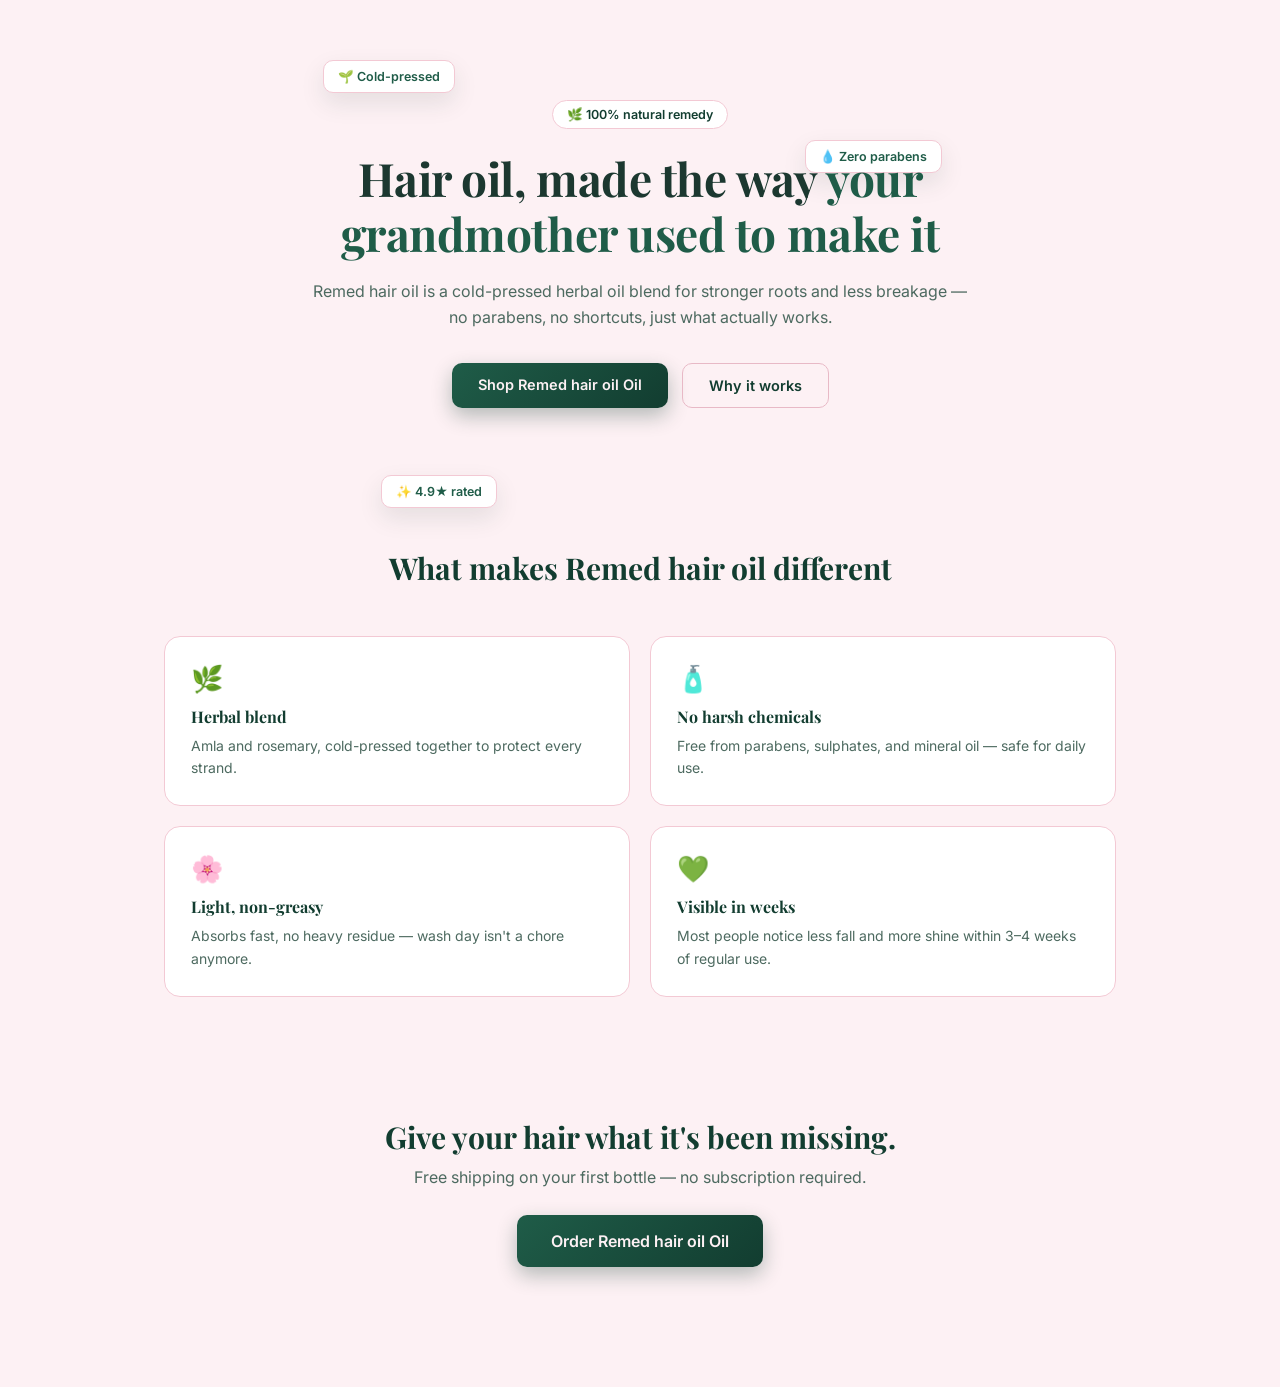
<file: index.html>
<!DOCTYPE html>
<html lang="en">
<head>
<meta charset="UTF-8">
<meta name="viewport" content="width=device-width, initial-scale=1.0">
<title>Remed hair oil — Animated Landing Page</title>
<link rel="preconnect" href="https://fonts.googleapis.com">
<link href="https://fonts.googleapis.com/css2?family=Playfair+Display:wght@600;700&family=Inter:wght@400;500;600&display=swap" rel="stylesheet">
<link rel="stylesheet" href="style.css">
</head>
<body>

<!-- ===================== HERO ===================== -->
<section class="hero">
  <div class="hero__badge">🌿 100% natural remedy</div>
  <h1 class="hero__title">Hair oil, made the way <span>your grandmother used to make it</span></h1>
  <p class="hero__subtitle">
    Remed hair oil is a cold-pressed herbal oil blend for stronger roots and
    less breakage — no parabens, no shortcuts, just what actually works.
  </p>
  <div class="hero__actions">
    <a href="#cta" class="btn btn--primary">Shop Remed hair oil Oil</a>
    <a href="#features" class="btn btn--ghost">Why it works</a>
  </div>

  <div class="hero__float" aria-hidden="true">
    <div class="float-card float-card--1">🌱 Cold-pressed</div>
    <div class="float-card float-card--2">💧 Zero parabens</div>
    <div class="float-card float-card--3">✨ 4.9★ rated</div>
  </div>
</section>

<!-- ===================== FEATURES ===================== -->
<section class="features" id="features">
  <h2 class="section-title">What makes Remed hair oil different</h2>

  <div class="features__grid">
    <article class="feature-card reveal">
      <div class="feature-card__icon">🌿</div>
      <h3>Herbal blend</h3>
      <p>Amla and rosemary, cold-pressed together to protect every strand.</p>
    </article>

    <article class="feature-card reveal">
      <div class="feature-card__icon">🧴</div>
      <h3>No harsh chemicals</h3>
      <p>Free from parabens, sulphates, and mineral oil — safe for daily use.</p>
    </article>

    <article class="feature-card reveal">
      <div class="feature-card__icon">🌸</div>
      <h3>Light, non-greasy</h3>
      <p>Absorbs fast, no heavy residue — wash day isn't a chore anymore.</p>
    </article>

    <article class="feature-card reveal">
      <div class="feature-card__icon">💚</div>
      <h3>Visible in weeks</h3>
      <p>Most people notice less fall and more shine within 3–4 weeks of regular use.</p>
    </article>
  </div>
</section>

<!-- ===================== CTA ===================== -->
<section class="cta" id="cta">
  <h2>Give your hair what it's been missing.</h2>
  <p>Free shipping on your first bottle — no subscription required.</p>
  <a href="#" class="btn btn--primary btn--large">Order Remed hair oil Oil</a>
</section>

<script src="script.js"></script>
</body>
</html>
</file>
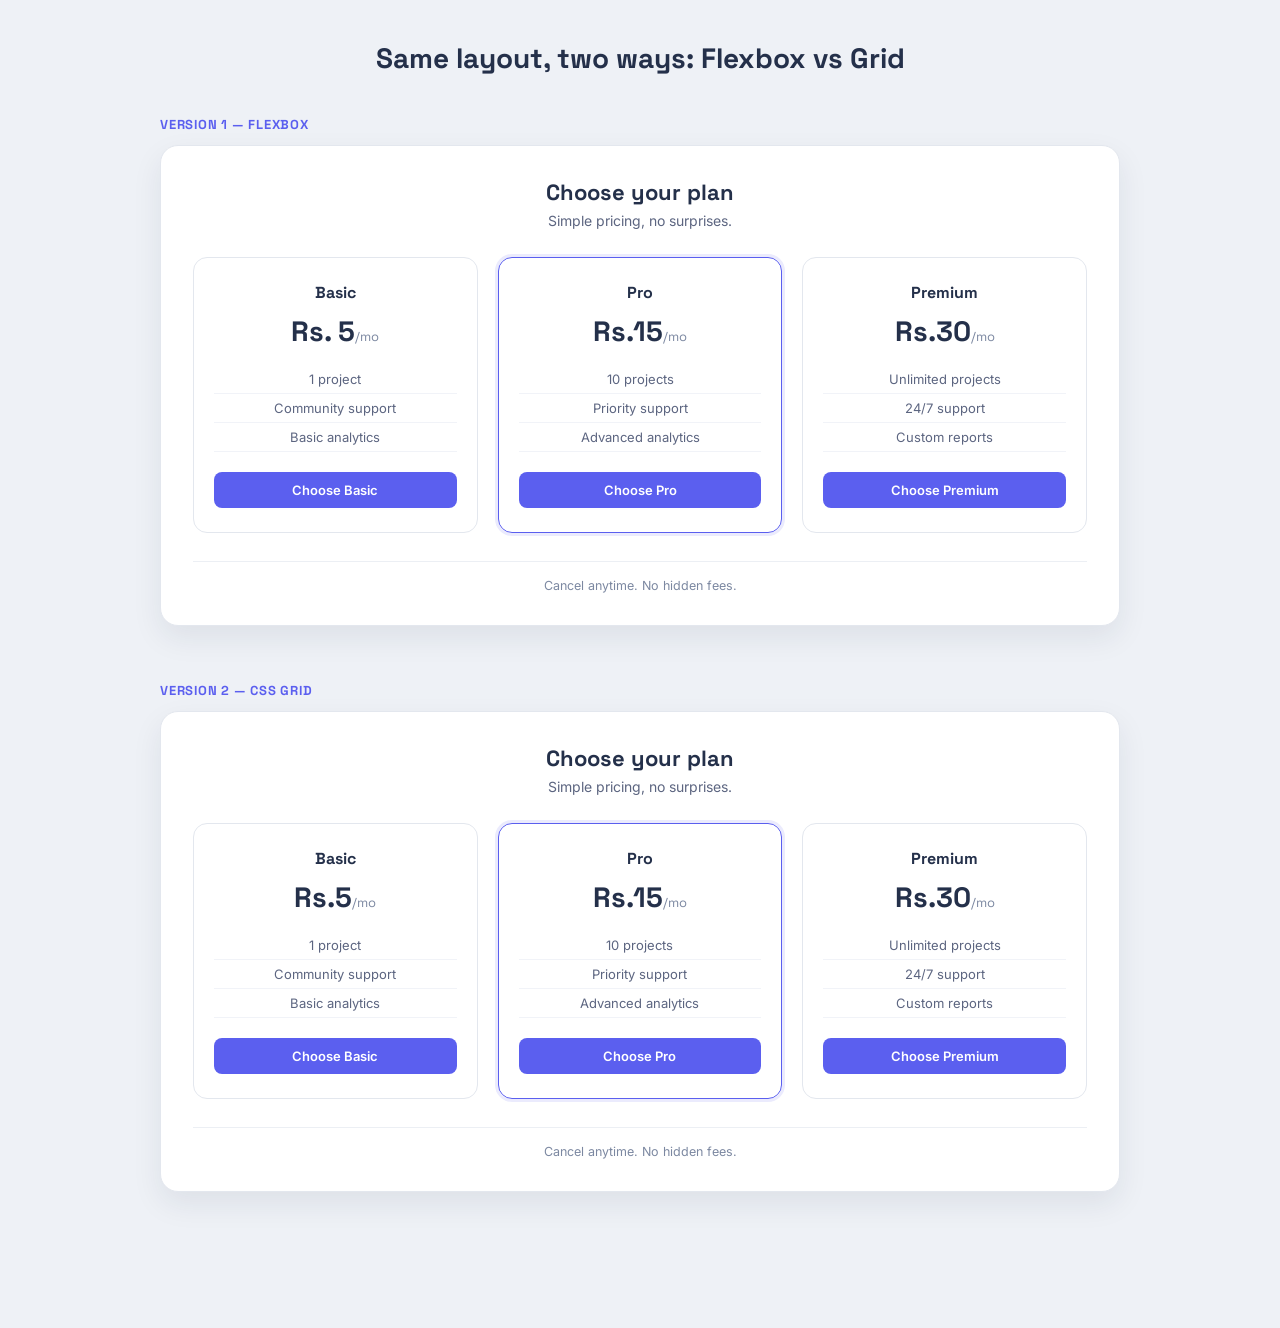
<file: task-2-flexbox-grid/index.html>
<!DOCTYPE html>
<html lang="en">
<head>
<meta charset="UTF-8">
<meta name="viewport" content="width=device-width, initial-scale=1.0">
<title>Flexbox vs Grid — Pricing Playground</title>
<link rel="preconnect" href="https://fonts.googleapis.com">
<link href="https://fonts.googleapis.com/css2?family=Space+Grotesk:wght@600;700&family=Inter:wght@400;500;600&display=swap" rel="stylesheet">
<link rel="stylesheet" href="style.css">
</head>
<body>

<h1 class="page-title">Same layout, two ways: Flexbox vs Grid</h1>

<!-- ===================== FLEXBOX VERSION ===================== -->
<section class="demo">
  <p class="demo__label">Version 1 — Flexbox</p>

  <div class="pricing pricing--flex">
    <header class="pricing__header">
      <h2>Choose your plan</h2>
      <p>Simple pricing, no surprises.</p>
    </header>

    <div class="pricing__row pricing__row--flex">
      <article class="plan">
        <h3>Basic</h3>
        <p class="plan__price">Rs. 5<span>/mo</span></p>
        <ul>
          <li>1 project</li>
          <li>Community support</li>
          <li>Basic analytics</li>
        </ul>
        <a class="plan__btn" href="#">Choose Basic</a>
      </article>

      <article class="plan plan--highlight">
        <h3>Pro</h3>
        <p class="plan__price">Rs.15<span>/mo</span></p>
        <ul>
          <li>10 projects</li>
          <li>Priority support</li>
          <li>Advanced analytics</li>
        </ul>
        <a class="plan__btn" href="#">Choose Pro</a>
      </article>

      <article class="plan">
        <h3>Premium</h3>
        <p class="plan__price">Rs.30<span>/mo</span></p>
        <ul>
          <li>Unlimited projects</li>
          <li>24/7 support</li>
          <li>Custom reports</li>
        </ul>
        <a class="plan__btn" href="#">Choose Premium</a>
      </article>
    </div>

    <footer class="pricing__footer">
      <p>Cancel anytime. No hidden fees.</p>
    </footer>
  </div>
</section>

<!-- ===================== GRID VERSION ===================== -->
<section class="demo">
  <p class="demo__label">Version 2 — CSS Grid</p>

  <div class="pricing pricing--grid">
    <header class="pricing__header">
      <h2>Choose your plan</h2>
      <p>Simple pricing, no surprises.</p>
    </header>

    <div class="pricing__row pricing__row--grid">
      <article class="plan">
        <h3>Basic</h3>
        <p class="plan__price">Rs.5<span>/mo</span></p>
        <ul>
          <li>1 project</li>
          <li>Community support</li>
          <li>Basic analytics</li>
        </ul>
        <a class="plan__btn" href="#">Choose Basic</a>
      </article>

      <article class="plan plan--highlight">
        <h3>Pro</h3>
        <p class="plan__price">Rs.15<span>/mo</span></p>
        <ul>
          <li>10 projects</li>
          <li>Priority support</li>
          <li>Advanced analytics</li>
        </ul>
        <a class="plan__btn" href="#">Choose Pro</a>
      </article>

      <article class="plan">
        <h3>Premium</h3>
        <p class="plan__price">Rs.30<span>/mo</span></p>
        <ul>
          <li>Unlimited projects</li>
          <li>24/7 support</li>
          <li>Custom reports</li>
        </ul>
        <a class="plan__btn" href="#">Choose Premium</a>
      </article>
    </div>

    <footer class="pricing__footer">
      <p>Cancel anytime. No hidden fees.</p>
    </footer>
  </div>
</section>

</body>
</html>
</file>
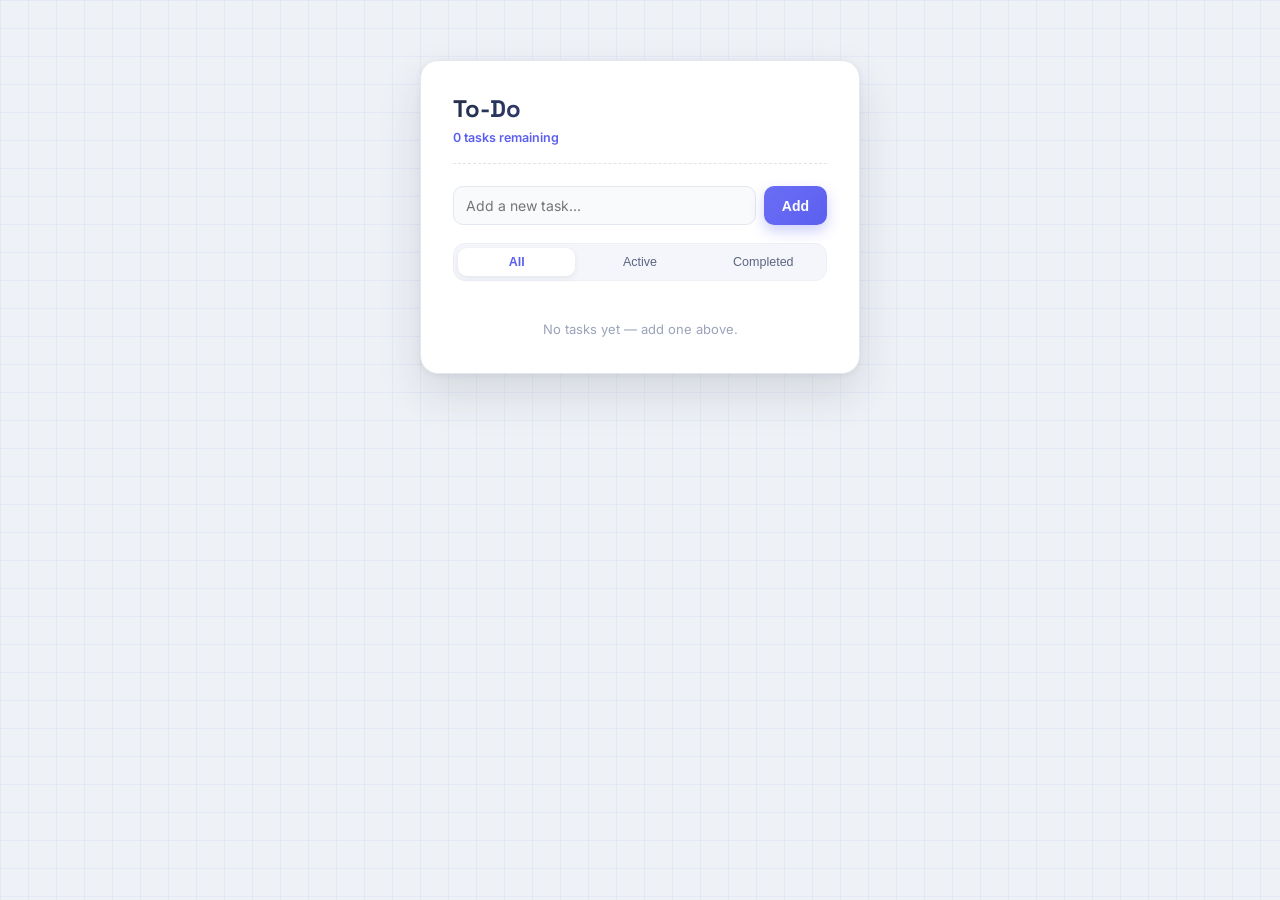
<file: task-3/index.html>
<!DOCTYPE html>
<html lang="en">
<head>
<meta charset="UTF-8">
<meta name="viewport" content="width=device-width, initial-scale=1.0">
<title>To-Do List — DOM Manipulation</title>
<link rel="preconnect" href="https://fonts.googleapis.com">
<link href="https://fonts.googleapis.com/css2?family=Space+Grotesk:wght@600;700&family=Inter:wght@400;500;600&display=swap" rel="stylesheet">
<link rel="stylesheet" href="style.css">
</head>
<body>

<main class="app">

  <header class="app__header">
    <h1>To-Do</h1>
    <p id="counter" class="app__counter">0 tasks remaining</p>
  </header>

  <form id="task-form" class="task-form">
    <input
      type="text"
      id="task-input"
      class="task-form__input"
      placeholder="Add a new task..."
      autocomplete="off"
    >
    <button type="submit" class="task-form__btn">Add</button>
  </form>

  <div class="filters" id="filters">
    <button class="filter-btn is-active" data-filter="all">All</button>
    <button class="filter-btn" data-filter="active">Active</button>
    <button class="filter-btn" data-filter="completed">Completed</button>
  </div>

  <ul id="task-list" class="task-list"></ul>

  <p id="empty-state" class="empty-state">No tasks yet — add one above.</p>

</main>

<script src="script.js"></script>
</body>
</html>
</file>
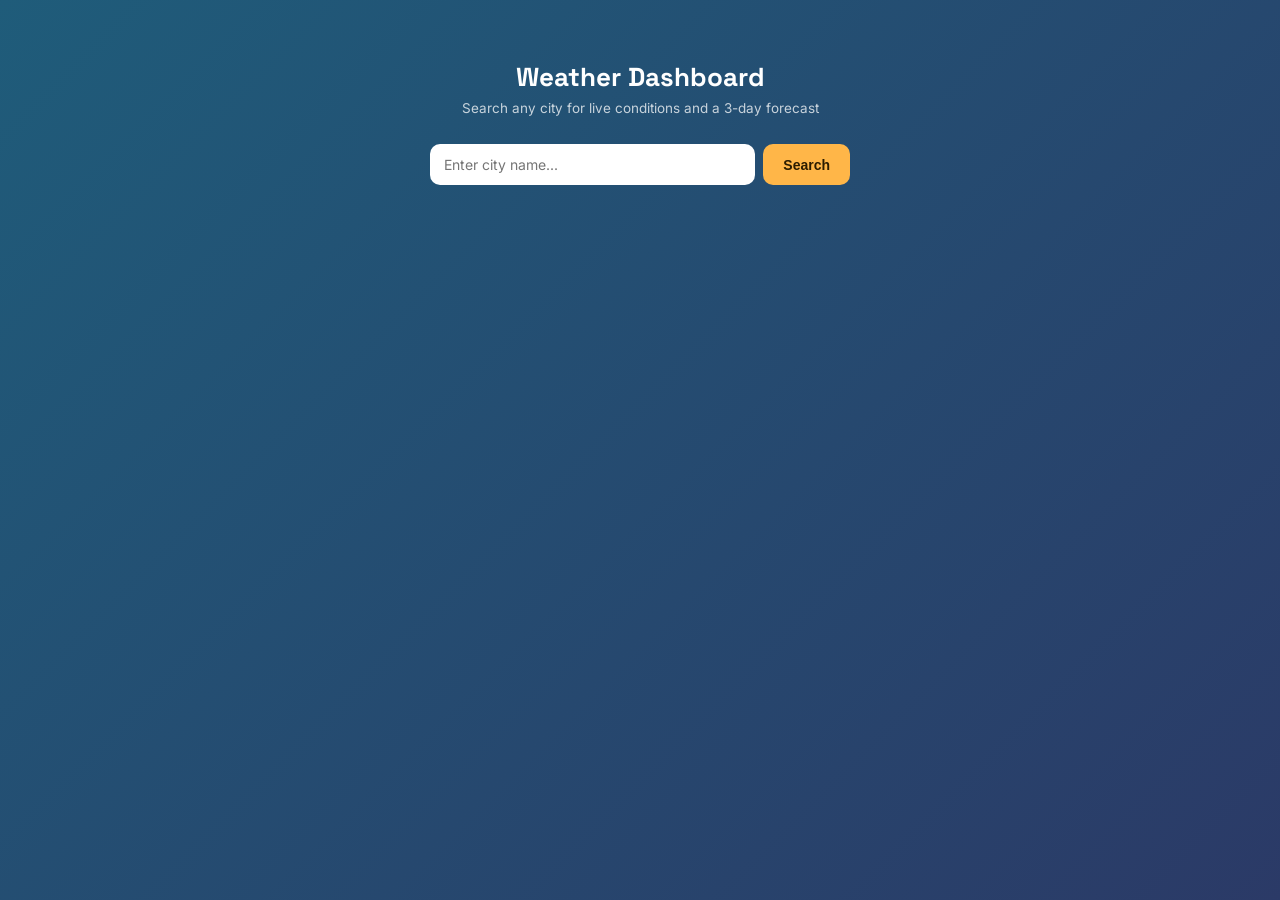
<file: task-5-weather-dashboard/index.html>
<!DOCTYPE html>
<html lang="en">
<head>
<meta charset="UTF-8">
<meta name="viewport" content="width=device-width, initial-scale=1.0">
<title>Weather Dashboard</title>
<link rel="preconnect" href="https://fonts.googleapis.com">
<link href="https://fonts.googleapis.com/css2?family=Space+Grotesk:wght@600;700&family=Inter:wght@400;500;600&display=swap" rel="stylesheet">
<link rel="stylesheet" href="style.css">
</head>
<body>

<main class="app">

  <header class="app__header">
    <h1>Weather Dashboard</h1>
    <p>Search any city for live conditions and a 3-day forecast</p>
  </header>

  <form id="search-form" class="search-box">
    <input type="text" id="city" placeholder="Enter city name..." autocomplete="off">
    <button type="submit">Search</button>
  </form>

  <!-- loading state -->
  <div id="loading" class="state-message is-hidden">
    <div class="spinner"></div>
    <p>Fetching weather...</p>
  </div>

  <!-- error state -->
  <div id="error" class="state-message state-message--error is-hidden">
    <p id="error-text">Something went wrong.</p>
  </div>

  <!-- current weather -->
  <section id="current-weather" class="current-weather is-hidden">
    <h2 id="current-city"></h2>
    <p class="current-weather__icon" id="current-icon"></p>
    <p class="current-weather__temp"><span id="current-temp"></span>°C</p>
    <p class="current-weather__condition" id="current-condition"></p>
  </section>

  <!-- 3-day forecast -->
  <section id="forecast" class="forecast is-hidden"></section>

</main>

<script src="script.js"></script>
</body>
</html>
</file>
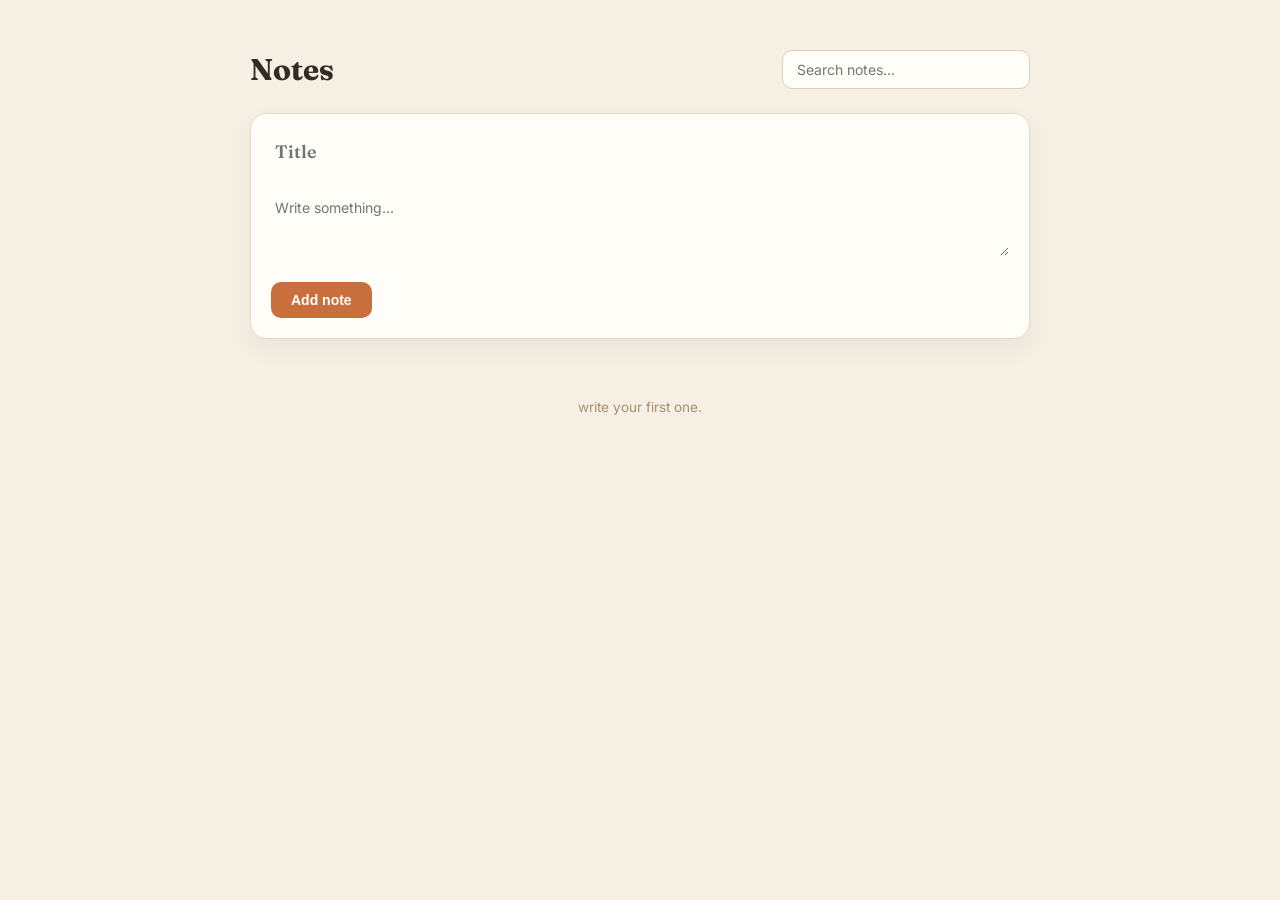
<file: task-6-notes-app/index.html>
<!DOCTYPE html>
<html lang="en">
<head>
<meta charset="UTF-8">
<meta name="viewport" content="width=device-width, initial-scale=1.0">
<title>Notes</title>
<link rel="preconnect" href="https://fonts.googleapis.com">
<link href="https://fonts.googleapis.com/css2?family=Fraunces:wght@600;700&family=Inter:wght@400;500;600&display=swap" rel="stylesheet">
<link rel="stylesheet" href="style.css">
</head>
<body>

<main class="app">

  <header class="app__header">
    <h1>Notes</h1>
    <input type="text" id="search" class="search" placeholder="Search notes...">
  </header>

  <form id="note-form" class="note-form" novalidate>
    <input type="text" id="title" class="note-form__title" placeholder="Title">
    <span class="error" id="title-error"></span>

    <textarea id="content" class="note-form__content" placeholder="Write something..." rows="3"></textarea>
    <span class="error" id="content-error"></span>

    <div class="note-form__actions">
      <button type="submit" id="submit-btn">Add note</button>
      <button type="button" id="cancel-edit" class="cancel-btn is-hidden">Cancel</button>
    </div>
    <input type="hidden" id="edit-id">
  </form>

  <div id="notes-grid" class="notes-grid"></div>

  <p id="empty-state" class="empty-state">write your first one.</p>

</main>

<script src="script.js"></script>
</body>
</html>
</file>
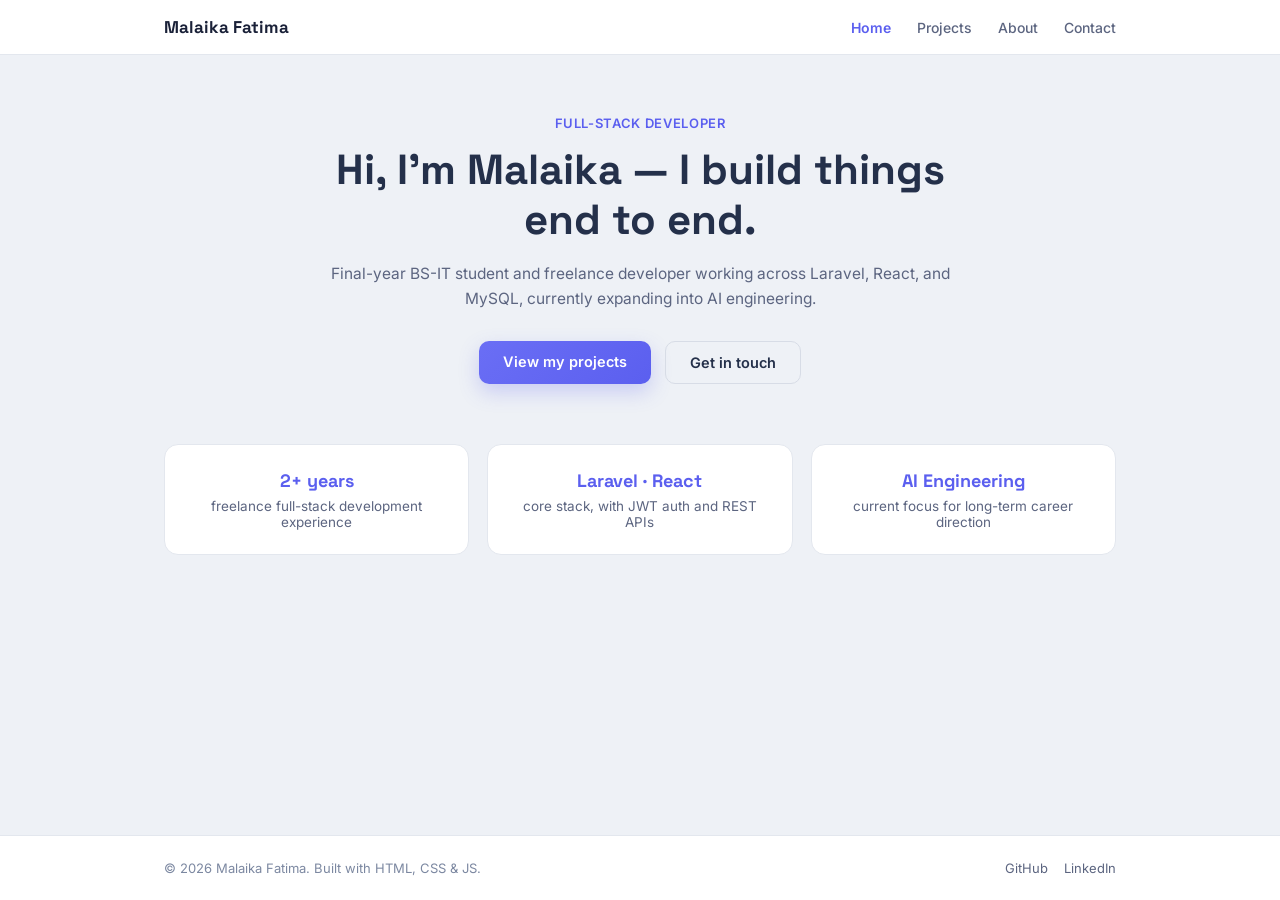
<file: task-7-portfolio-site/index.html>
<!DOCTYPE html>
<html lang="en">
<head>
<meta charset="UTF-8">
<meta name="viewport" content="width=device-width, initial-scale=1.0">
<title>Malaika Fatima — Portfolio</title>
<link rel="preconnect" href="https://fonts.googleapis.com">
<link href="https://fonts.googleapis.com/css2?family=Space+Grotesk:wght@600;700&family=Inter:wght@400;500;600&display=swap" rel="stylesheet">
<link rel="stylesheet" href="shared.css">
<link rel="stylesheet" href="home.css">
</head>
<body data-page="home">

<nav id="navbar"></nav>

<main>
  <section class="hero container">
    <p class="hero__eyebrow">Full-stack developer</p>
    <h1 class="hero__title">Hi, I'm Malaika — I build things end to end.</h1>
    <p class="hero__subtitle">
      Final-year BS-IT student and freelance developer working across Laravel,
      React, and MySQL, currently expanding into AI engineering.
    </p>
    <div class="hero__actions">
      <a href="projects.html" class="btn">View my projects</a>
      <a href="contact.html" class="btn btn--ghost">Get in touch</a>
    </div>
  </section>

  <section class="highlights container">
    <div class="highlight-card">
      <h3>2+ years</h3>
      <p>freelance full-stack development experience</p>
    </div>
    <div class="highlight-card">
      <h3>Laravel · React</h3>
      <p>core stack, with JWT auth and REST APIs</p>
    </div>
    <div class="highlight-card">
      <h3>AI Engineering</h3>
      <p>current focus for long-term career direction</p>
    </div>
  </section>
</main>

<footer id="footer"></footer>

<script src="shared.js"></script>
</body>
</html>
</file>
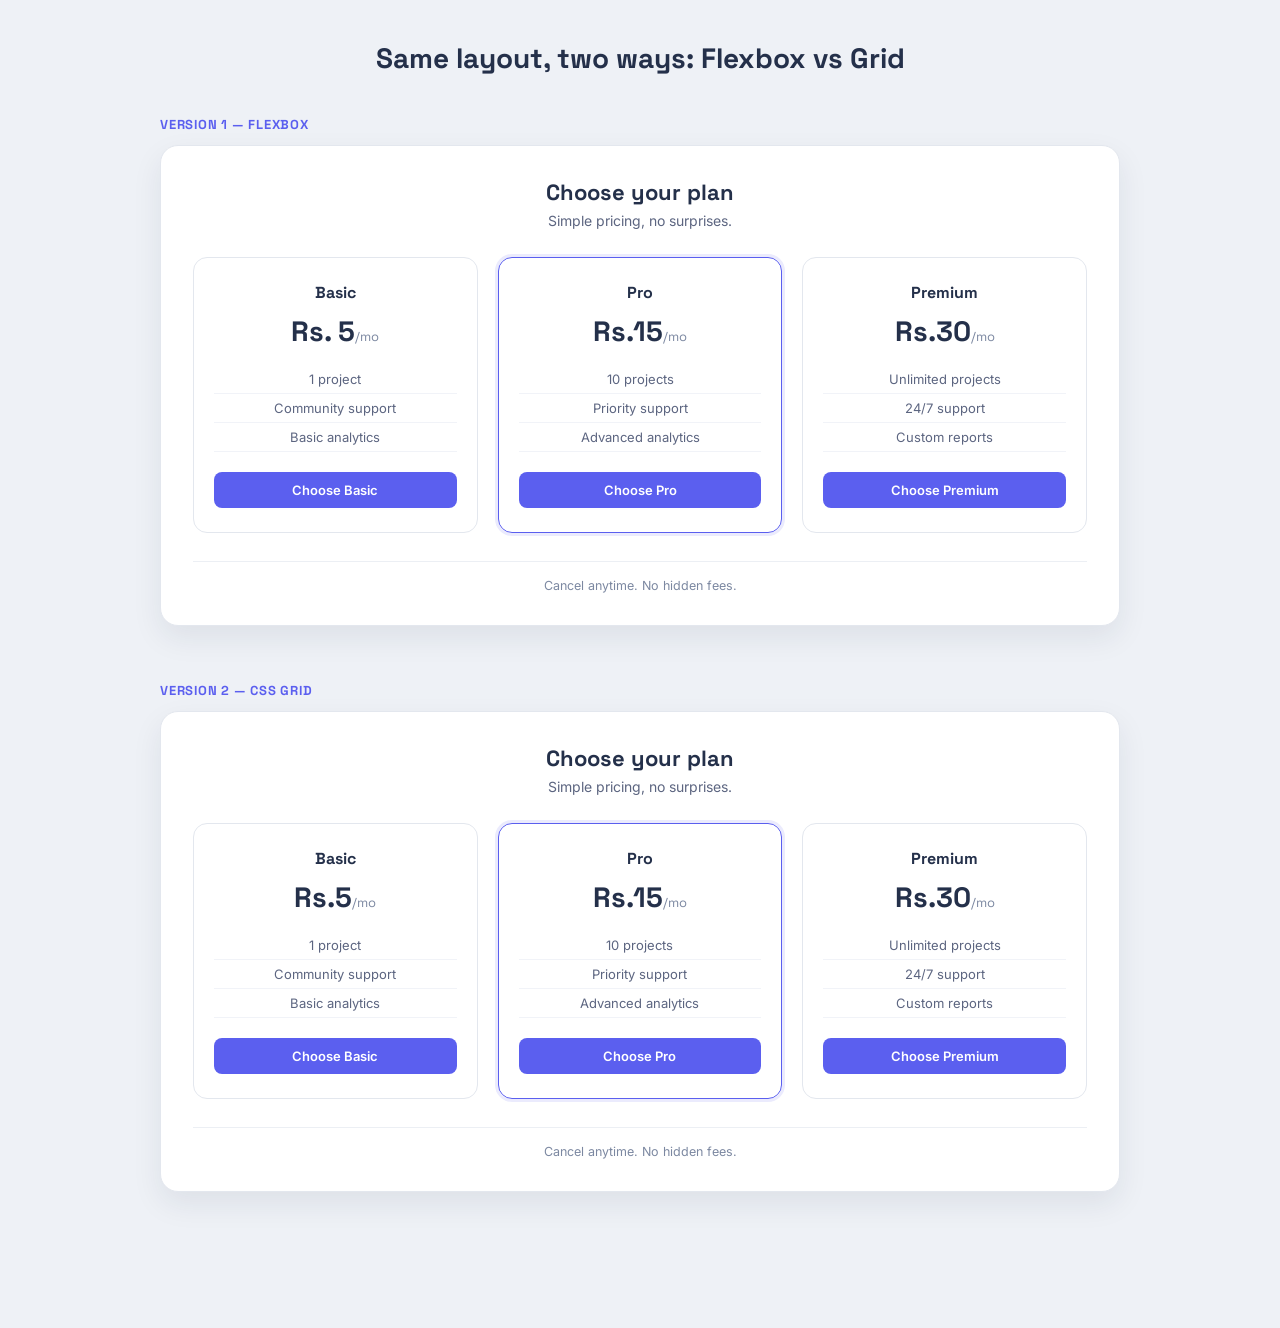
<file: index1.html>
<!DOCTYPE html>
<html lang="en">
<head>
<meta charset="UTF-8">
<meta name="viewport" content="width=device-width, initial-scale=1.0">
<title>Flexbox vs Grid — Pricing Playground</title>
<link rel="preconnect" href="https://fonts.googleapis.com">
<link href="https://fonts.googleapis.com/css2?family=Space+Grotesk:wght@600;700&family=Inter:wght@400;500;600&display=swap" rel="stylesheet">
<link rel="stylesheet" href="style1.css">
</head>
<body>

<h1 class="page-title">Same layout, two ways: Flexbox vs Grid</h1>

<!-- ===================== FLEXBOX VERSION ===================== -->
<section class="demo">
  <p class="demo__label">Version 1 — Flexbox</p>

  <div class="pricing pricing--flex">
    <header class="pricing__header">
      <h2>Choose your plan</h2>
      <p>Simple pricing, no surprises.</p>
    </header>

    <div class="pricing__row pricing__row--flex">
      <article class="plan">
        <h3>Basic</h3>
        <p class="plan__price">Rs. 5<span>/mo</span></p>
        <ul>
          <li>1 project</li>
          <li>Community support</li>
          <li>Basic analytics</li>
        </ul>
        <a class="plan__btn" href="#">Choose Basic</a>
      </article>

      <article class="plan plan--highlight">
        <h3>Pro</h3>
        <p class="plan__price">Rs.15<span>/mo</span></p>
        <ul>
          <li>10 projects</li>
          <li>Priority support</li>
          <li>Advanced analytics</li>
        </ul>
        <a class="plan__btn" href="#">Choose Pro</a>
      </article>

      <article class="plan">
        <h3>Premium</h3>
        <p class="plan__price">Rs.30<span>/mo</span></p>
        <ul>
          <li>Unlimited projects</li>
          <li>24/7 support</li>
          <li>Custom reports</li>
        </ul>
        <a class="plan__btn" href="#">Choose Premium</a>
      </article>
    </div>

    <footer class="pricing__footer">
      <p>Cancel anytime. No hidden fees.</p>
    </footer>
  </div>
</section>

<!-- ===================== GRID VERSION ===================== -->
<section class="demo">
  <p class="demo__label">Version 2 — CSS Grid</p>

  <div class="pricing pricing--grid">
    <header class="pricing__header">
      <h2>Choose your plan</h2>
      <p>Simple pricing, no surprises.</p>
    </header>

    <div class="pricing__row pricing__row--grid">
      <article class="plan">
        <h3>Basic</h3>
        <p class="plan__price">Rs.5<span>/mo</span></p>
        <ul>
          <li>1 project</li>
          <li>Community support</li>
          <li>Basic analytics</li>
        </ul>
        <a class="plan__btn" href="#">Choose Basic</a>
      </article>

      <article class="plan plan--highlight">
        <h3>Pro</h3>
        <p class="plan__price">Rs.15<span>/mo</span></p>
        <ul>
          <li>10 projects</li>
          <li>Priority support</li>
          <li>Advanced analytics</li>
        </ul>
        <a class="plan__btn" href="#">Choose Pro</a>
      </article>

      <article class="plan">
        <h3>Premium</h3>
        <p class="plan__price">Rs.30<span>/mo</span></p>
        <ul>
          <li>Unlimited projects</li>
          <li>24/7 support</li>
          <li>Custom reports</li>
        </ul>
        <a class="plan__btn" href="#">Choose Premium</a>
      </article>
    </div>

    <footer class="pricing__footer">
      <p>Cancel anytime. No hidden fees.</p>
    </footer>
  </div>
</section>

</body>
</html>
</file>
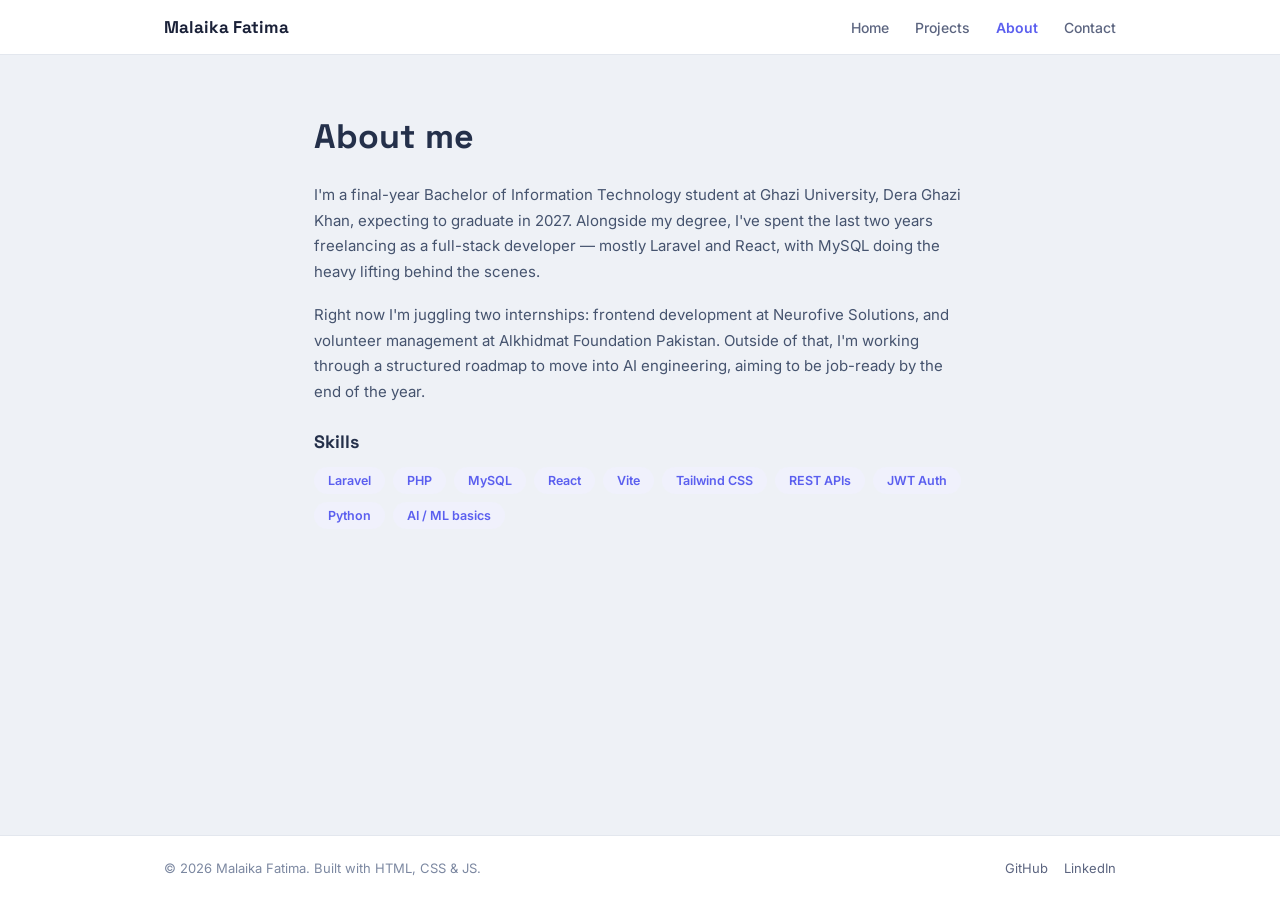
<file: task-7-portfolio-site/about.html>
<!DOCTYPE html>
<html lang="en">
<head>
<meta charset="UTF-8">
<meta name="viewport" content="width=device-width, initial-scale=1.0">
<title>About — Malaika Fatima</title>
<link rel="preconnect" href="https://fonts.googleapis.com">
<link href="https://fonts.googleapis.com/css2?family=Space+Grotesk:wght@600;700&family=Inter:wght@400;500;600&display=swap" rel="stylesheet">
<link rel="stylesheet" href="shared.css">
<link rel="stylesheet" href="about.css">
</head>
<body data-page="about">

<nav id="navbar"></nav>

<main>
  <section class="container about">
    <h1 class="page-title">About me</h1>

    <p class="about__text">
      I'm a final-year Bachelor of Information Technology student at Ghazi
      University, Dera Ghazi Khan, expecting to graduate in 2027. Alongside
      my degree, I've spent the last two years freelancing as a full-stack
      developer — mostly Laravel and React, with MySQL doing the heavy
      lifting behind the scenes.
    </p>

    <p class="about__text">
      Right now I'm juggling two internships: frontend development at
      Neurofive Solutions, and volunteer management at Alkhidmat Foundation
      Pakistan. Outside of that, I'm working through a structured roadmap to
      move into AI engineering, aiming to be job-ready by the end of the year.
    </p>

    <h2 class="section-heading">Skills</h2>
    <div class="skills-grid">
      <span class="tag">Laravel</span>
      <span class="tag">PHP</span>
      <span class="tag">MySQL</span>
      <span class="tag">React</span>
      <span class="tag">Vite</span>
      <span class="tag">Tailwind CSS</span>
      <span class="tag">REST APIs</span>
      <span class="tag">JWT Auth</span>
      <span class="tag">Python</span>
      <span class="tag">AI / ML basics</span>
    </div>
  </section>
</main>

<footer id="footer"></footer>

<script src="shared.js"></script>
</body>
</html>
</file>
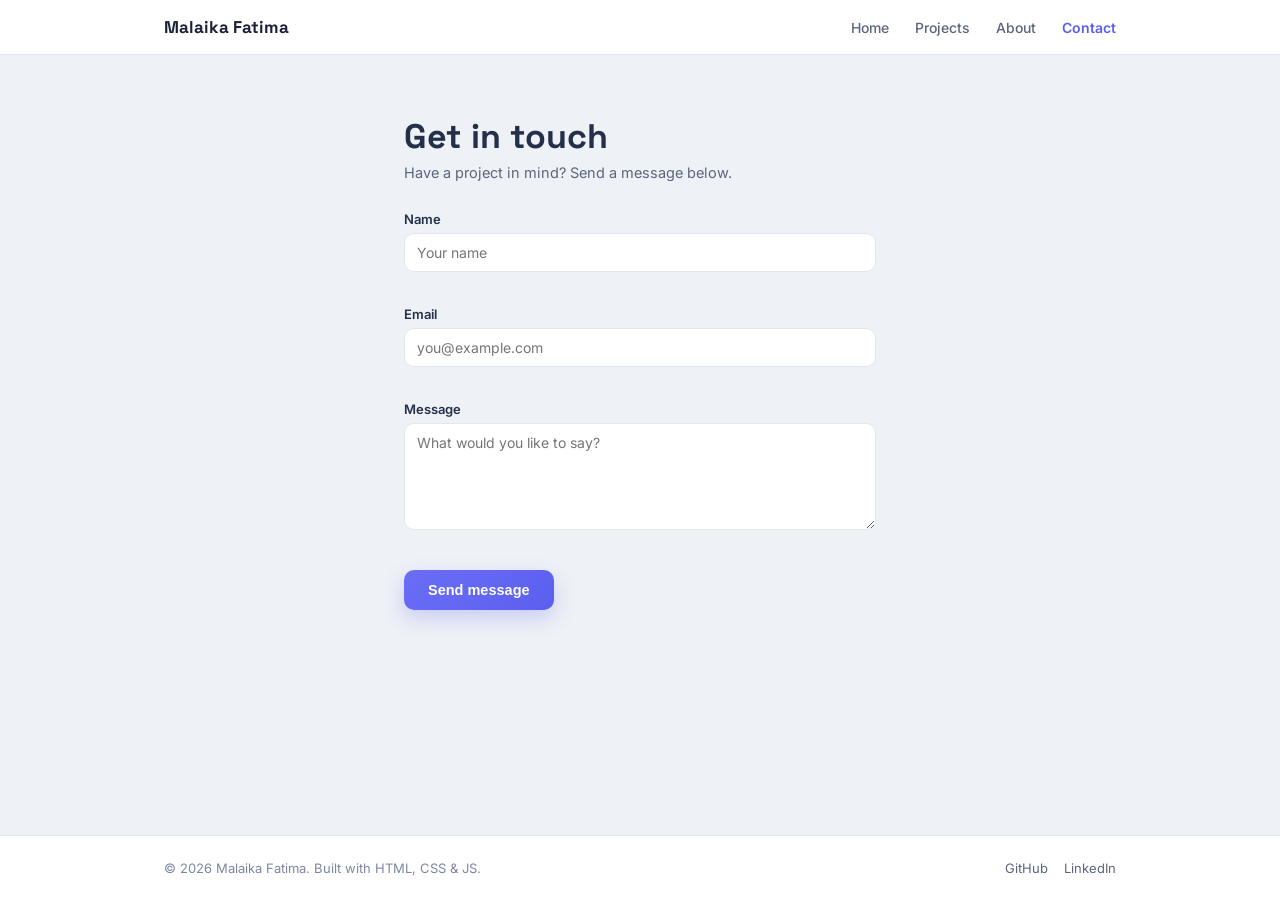
<file: task-7-portfolio-site/contact.html>
<!DOCTYPE html>
<html lang="en">
<head>
<meta charset="UTF-8">
<meta name="viewport" content="width=device-width, initial-scale=1.0">
<title>Contact — Malaika Fatima</title>
<link rel="preconnect" href="https://fonts.googleapis.com">
<link href="https://fonts.googleapis.com/css2?family=Space+Grotesk:wght@600;700&family=Inter:wght@400;500;600&display=swap" rel="stylesheet">
<link rel="stylesheet" href="shared.css">
<link rel="stylesheet" href="contact.css">
</head>
<body data-page="contact">

<nav id="navbar"></nav>

<main>
  <section class="container contact">
    <h1 class="page-title">Get in touch</h1>
    <p class="page-subtitle">Have a project in mind? Send a message below.</p>

    <form id="contact-form" class="contact-form" novalidate>
      <label for="name">Name</label>
      <input type="text" id="name" placeholder="Your name">
      <span class="error" id="name-error"></span>

      <label for="email">Email</label>
      <input type="email" id="email" placeholder="you@example.com">
      <span class="error" id="email-error"></span>

      <label for="message">Message</label>
      <textarea id="message" rows="5" placeholder="What would you like to say?"></textarea>
      <span class="error" id="message-error"></span>

      <button type="submit" class="btn">Send message</button>
      <p class="success-message is-hidden" id="success-message">
        Thanks! Your message has been noted — I'll get back to you soon.
      </p>
    </form>
  </section>
</main>

<footer id="footer"></footer>

<script src="contact.js"></script>
<script src="shared.js"></script>
</body>
</html>
</file>
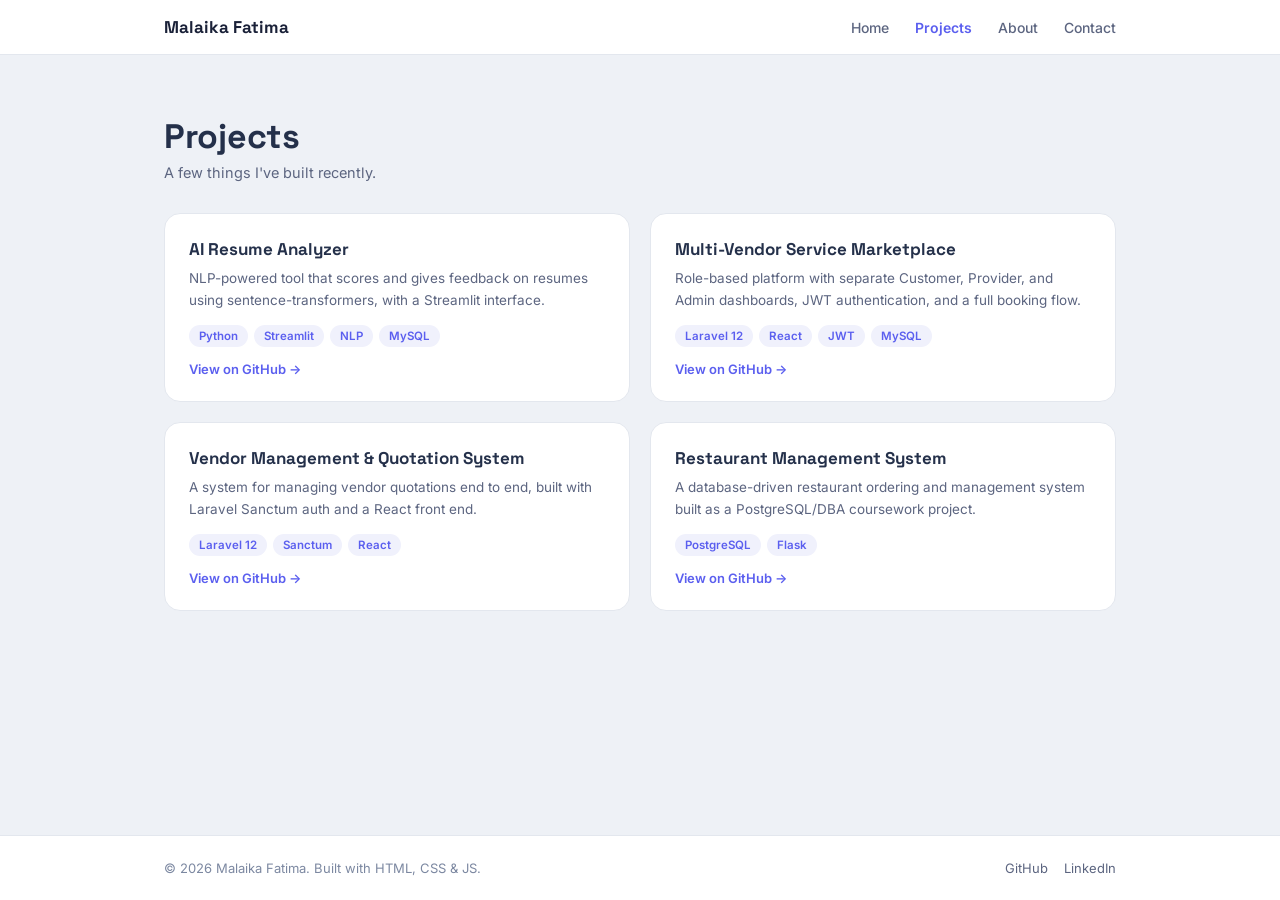
<file: task-7-portfolio-site/projects.html>
<!DOCTYPE html>
<html lang="en">
<head>
<meta charset="UTF-8">
<meta name="viewport" content="width=device-width, initial-scale=1.0">
<title>Projects — Malaika Fatima</title>
<link rel="preconnect" href="https://fonts.googleapis.com">
<link href="https://fonts.googleapis.com/css2?family=Space+Grotesk:wght@600;700&family=Inter:wght@400;500;600&display=swap" rel="stylesheet">
<link rel="stylesheet" href="shared.css">
<link rel="stylesheet" href="projects.css">
</head>
<body data-page="projects">

<nav id="navbar"></nav>

<main>
  <section class="container">
    <h1 class="page-title">Projects</h1>
    <p class="page-subtitle">A few things I've built recently.</p>

    <div id="projects-grid" class="projects-grid"></div>
  </section>
</main>

<footer id="footer"></footer>

<script src="projects-data.js"></script>
<script src="projects.js"></script>
<script src="shared.js"></script>
</body>
</html>
</file>
<file: style.css>
* {
  box-sizing: border-box;
  margin: 0;
  padding: 0;
}

body {
  font-family: 'Inter', sans-serif;
  color: #1c3830;
  background: #fdf1f4;
  overflow-x: hidden;
}

h1, h2, h3 {
  font-family: 'Playfair Display', serif;
}

.btn {
  display: inline-block;
  text-decoration: none;
  font-weight: 600;
  font-size: 14.5px;
  padding: 13px 26px;
  border-radius: 10px;
  transition: transform 0.2s ease, box-shadow 0.2s ease, background 0.2s ease;
}

.btn--primary {
  background: linear-gradient(135deg, #1f5c48, #123d30);
  color: #fdf1f4;
  box-shadow: 0 8px 20px rgba(18, 61, 48, 0.3);
}

.btn--primary:hover {
  transform: translateY(-3px);
  box-shadow: 0 12px 28px rgba(18, 61, 48, 0.4);
}

.btn--ghost {
  background: transparent;
  color: #123d30;
  border: 1px solid #e8b9c6;
}

.btn--ghost:hover {
  border-color: #123d30;
  color: #123d30;
  background: #fbe3e9;
  transform: translateY(-3px);
}

.btn--large {
  padding: 16px 34px;
  font-size: 16px;
}

/* =========================================================
   HERO
   ========================================================= */
.hero {
  position: relative;
  max-width: 720px;
  margin: 0 auto;
  padding: 100px 24px 140px;
  text-align: center;
}

.hero__badge {
  display: inline-block;
  background: #ffffff;
  border: 1px solid #f3c9d4;
  color: #123d30;
  font-size: 12.5px;
  font-weight: 600;
  padding: 6px 14px;
  border-radius: 999px;
  margin-bottom: 22px;
  animation: fadeInUp 0.6s ease both;
}

.hero__title {
  font-size: clamp(30px, 6vw, 46px);
  font-weight: 700;
  line-height: 1.2;
  letter-spacing: -0.01em;
  animation: fadeInUp 0.6s ease 0.1s both;
}

.hero__title span {
  color: #1f5c48;
}

.hero__subtitle {
  margin-top: 18px;
  font-size: 16px;
  color: #4d6a60;
  line-height: 1.6;
  animation: fadeInUp 0.6s ease 0.2s both;
}

.hero__actions {
  margin-top: 32px;
  display: flex;
  gap: 14px;
  justify-content: center;
  flex-wrap: wrap;
  animation: fadeInUp 0.6s ease 0.3s both;
}

/* keyframes: fade + rise on load, staggered across hero elements */
@keyframes fadeInUp {
  from {
    opacity: 0;
    transform: translateY(16px);
  }
  to {
    opacity: 1;
    transform: translateY(0);
  }
}

/* floating decorative cards behind the hero */
.hero__float {
  position: absolute;
  inset: 0;
  pointer-events: none;
  z-index: -1;
}

.float-card {
  position: absolute;
  background: #ffffff;
  border: 1px solid #f3c9d4;
  border-radius: 10px;
  padding: 8px 14px;
  font-size: 12.5px;
  font-weight: 600;
  color: #1f5c48;
  box-shadow: 0 10px 24px rgba(18, 61, 48, 0.1);
  animation: float 5s ease-in-out infinite;
}

.float-card--1 { top: 60px; left: 6%; animation-delay: 0s; }
.float-card--2 { top: 140px; right: 8%; animation-delay: 1.2s; }
.float-card--3 { bottom: 40px; left: 14%; animation-delay: 2.4s; }

/* keyframes: gentle up-down float, looping */
@keyframes float {
  0%, 100% { transform: translateY(0); }
  50% { transform: translateY(-14px); }
}

/* =========================================================
   FEATURES
   ========================================================= */
.features {
  max-width: 1000px;
  margin: 0 auto;
  padding: 0 24px 120px;
}

.section-title {
  text-align: center;
  font-size: clamp(22px, 4vw, 30px);
  margin-bottom: 48px;
  color: #123d30;
}

.features__grid {
  display: grid;
  grid-template-columns: repeat(2, 1fr);
  gap: 20px;
}

.feature-card {
  background: #ffffff;
  border: 1px solid #f3c9d4;
  border-radius: 16px;
  padding: 26px;
  transition: transform 0.25s ease, box-shadow 0.25s ease, border-color 0.25s ease;

  /* scroll-reveal starting state: hidden + shifted down */
  opacity: 0;
  transform: translateY(24px);
}

.feature-card:hover {
  transform: translateY(-6px);
  box-shadow: 0 16px 32px rgba(18, 61, 48, 0.12);
  border-color: #1f5c48;
}

/* class added by IntersectionObserver in script.js when card scrolls into view */
.feature-card.is-visible {
  opacity: 1;
  transform: translateY(0);
  transition: opacity 0.6s ease, transform 0.6s ease;
}

.feature-card__icon {
  font-size: 26px;
  margin-bottom: 12px;
}

.feature-card h3 {
  font-size: 16px;
  margin-bottom: 8px;
  color: #123d30;
}

.feature-card p {
  font-size: 14px;
  color: #4d6a60;
  line-height: 1.6;
}

/* =========================================================
   CTA
   ========================================================= */
.cta {
  max-width: 640px;
  margin: 0 auto;
  padding: 0 24px 120px;
  text-align: center;
}

.cta h2 {
  font-size: clamp(22px, 4vw, 30px);
  margin-bottom: 10px;
  color: #123d30;
}

.cta p {
  color: #4d6a60;
  margin-bottom: 28px;
}

/* =========================================================
   RESPONSIVE
   ========================================================= */
@media (max-width: 640px) {
  .features__grid {
    grid-template-columns: 1fr;
  }

  .hero {
    padding: 70px 20px 100px;
  }

  .float-card {
    display: none;
  }
}
</file>
<file: task-2-flexbox-grid/style.css>
/* ---- reset & base ---- */
* {
    box-sizing: border-box;
    margin: 0;
    padding: 0;
  }
  
  body {
    background: #eef1f6;
    font-family: 'Inter', sans-serif;
    color: #24304a;
    padding: 40px 20px 80px;
  }
  
  .page-title {
    text-align: center;
    font-family: 'Space Grotesk', sans-serif;
    font-size: clamp(20px, 4vw, 28px);
    margin-bottom: 40px;
  }
  
  .demo {
    max-width: 960px;
    margin: 0 auto 56px;
  }
  
  .demo__label {
    font-family: 'Space Grotesk', sans-serif;
    font-weight: 700;
    font-size: 13px;
    letter-spacing: 0.06em;
    text-transform: uppercase;
    color: #5b5fef;
    margin-bottom: 12px;
  }
  
  /* ---- shared pricing shell ---- */
  .pricing {
    background: #ffffff;
    border: 1px solid #e3e7ee;
    border-radius: 18px;
    padding: 32px;
    box-shadow: 0 12px 30px rgba(30, 41, 59, 0.08);
  }
  
  .pricing__header {
    text-align: center;
    margin-bottom: 28px;
  }
  
  .pricing__header h2 {
    font-family: 'Space Grotesk', sans-serif;
    font-size: 22px;
    margin-bottom: 6px;
  }
  
  .pricing__header p {
    color: #5c6580;
    font-size: 14px;
  }
  
  .pricing__footer {
    text-align: center;
    margin-top: 28px;
    padding-top: 16px;
    border-top: 1px solid #eceff4;
    font-size: 12.5px;
    color: #7c88a1;
  }
  
  /* =========================================================
     VERSION 1 — FLEXBOX
     ========================================================= */
  .pricing__row--flex {
    display: flex;
    gap: 20px;
  }
  
  .pricing__row--flex .plan {
    flex: 1 1 0;
  }
  
  /* =========================================================
     VERSION 2 — CSS GRID
     ========================================================= */
  .pricing__row--grid {
    display: grid;
    grid-template-columns: repeat(3, 1fr);
    gap: 20px;
  }
  
  /* =========================================================
     SHARED PLAN CARD STYLING
     ========================================================= */
  .plan {
    border: 1px solid #e3e7ee;
    border-radius: 14px;
    padding: 24px 20px;
    display: flex;
    flex-direction: column;
    text-align: center;
  }
  
  .plan--highlight {
    border-color: #5b5fef;
    box-shadow: 0 0 0 3px rgba(91, 95, 239, 0.12);
  }
  
  .plan h3 {
    font-family: 'Space Grotesk', sans-serif;
    font-size: 16px;
    margin-bottom: 10px;
  }
  
  .plan__price {
    font-family: 'Space Grotesk', sans-serif;
    font-weight: 700;
    font-size: 28px;
    margin-bottom: 16px;
  }
  
  .plan__price span {
    font-size: 13px;
    font-weight: 400;
    color: #7c88a1;
  }
  
  .plan ul {
    list-style: none;
    margin-bottom: 20px;
    flex-grow: 1;
  }
  
  .plan li {
    font-size: 13px;
    color: #5c6580;
    padding: 6px 0;
    border-bottom: 1px solid #f1f3f8;
  }
  
  .plan__btn {
    display: inline-block;
    background: #5b5fef;
    color: #fff;
    text-decoration: none;
    font-size: 13px;
    font-weight: 600;
    padding: 10px 0;
    border-radius: 8px;
    transition: background 0.2s ease;
  }
  
  .plan__btn:hover {
    background: #4548c9;
  }
  
  /* =========================================================
     RESPONSIVE — stack to 1 column below 600px
     ========================================================= */
  @media (max-width: 600px) {
    .pricing__row--flex {
      flex-direction: column;
    }
  
    .pricing__row--grid {
      grid-template-columns: 1fr;
    }
  
    .pricing {
      padding: 22px;
    }
  }
</file>
<file: task-3/style.css>
* {
  box-sizing: border-box;
  margin: 0;
  padding: 0;
}

body {
  min-height: 100vh;
  display: flex;
  align-items: flex-start;
  justify-content: center;
  padding: 60px 20px;
  font-family: 'Inter', sans-serif;
  color: #24304a;
  background-color: #eef1f6;
  background-image:
    linear-gradient(rgba(91, 95, 239, 0.06) 1px, transparent 1px),
    linear-gradient(90deg, rgba(91, 95, 239, 0.06) 1px, transparent 1px);
  background-size: 28px 28px;
}

.app {
  width: 100%;
  max-width: 440px;
  background: #ffffff;
  border: 1px solid #e3e7ee;
  border-radius: 18px;
  padding: 32px;
  box-shadow: 0 20px 45px rgba(30, 41, 59, 0.12), 0 2px 6px rgba(30, 41, 59, 0.06);
}

/* ---- header ---- */
.app__header {
  margin-bottom: 22px;
  padding-bottom: 18px;
  border-bottom: 1px dashed #dfe3ec;
}

.app__header h1 {
  font-family: 'Space Grotesk', sans-serif;
  font-size: 24px;
  background: linear-gradient(90deg, #24304a, #5b5fef);
  -webkit-background-clip: text;
  background-clip: text;
  color: transparent;
}

.app__counter {
  margin-top: 6px;
  font-size: 12.5px;
  font-family: 'Inter', monospace;
  color: #5b5fef;
  font-weight: 600;
}

/* ---- form ---- */
.task-form {
  display: flex;
  gap: 8px;
  margin-bottom: 18px;
}

.task-form__input {
  flex: 1;
  padding: 10px 12px;
  border: 1px solid #e3e7ee;
  border-radius: 10px;
  font-size: 14px;
  font-family: inherit;
  color: #24304a;
  background: #f9fafc;
}

.task-form__input:focus {
  outline: none;
  border-color: #5b5fef;
  background: #fff;
  box-shadow: 0 0 0 3px rgba(91, 95, 239, 0.14);
}

.task-form__btn {
  background: linear-gradient(135deg, #6a6ef5, #5b5fef);
  color: #fff;
  border: none;
  border-radius: 10px;
  padding: 0 18px;
  font-size: 14px;
  font-weight: 600;
  cursor: pointer;
  box-shadow: 0 6px 14px rgba(91, 95, 239, 0.3);
  transition: transform 0.15s ease, box-shadow 0.15s ease;
}

.task-form__btn:hover {
  transform: translateY(-1px);
  box-shadow: 0 8px 18px rgba(91, 95, 239, 0.38);
}

/* ---- filters ---- */
.filters {
  display: flex;
  gap: 6px;
  margin-bottom: 16px;
  background: #f5f6fb;
  padding: 4px;
  border-radius: 12px;
  border: 1px solid #eceff4;
}

.filter-btn {
  flex: 1;
  background: transparent;
  border: none;
  color: #5c6580;
  font-size: 12.5px;
  font-weight: 500;
  padding: 7px 0;
  border-radius: 9px;
  cursor: pointer;
  transition: background 0.2s ease, color 0.2s ease;
}

.filter-btn:hover {
  color: #5b5fef;
}

.filter-btn.is-active {
  background: #ffffff;
  color: #5b5fef;
  font-weight: 700;
  box-shadow: 0 2px 6px rgba(30, 41, 59, 0.08);
}

/* ---- task list ---- */
.task-list {
  list-style: none;
  display: flex;
  flex-direction: column;
  gap: 8px;
}

.task {
  display: flex;
  align-items: center;
  gap: 10px;
  padding: 11px 12px;
  border: 1px solid #eceff4;
  border-left: 3px solid #5b5fef;
  border-radius: 10px;
  background: #f9fafc;
  transition: border-color 0.2s ease, background 0.2s ease;
}

.task:hover {
  background: #f2f4fb;
}

.task.is-completed {
  border-left-color: #b7c0d1;
  background: #f5f6f9;
}

.task__checkbox {
  width: 17px;
  height: 17px;
  accent-color: #5b5fef;
  cursor: pointer;
  flex-shrink: 0;
}

.task__text {
  flex: 1;
  font-size: 14px;
  word-break: break-word;
}

.task.is-completed .task__text {
  text-decoration: line-through;
  color: #9aa3b8;
}

.task__delete {
  background: none;
  border: none;
  color: #c3cad9;
  font-size: 16px;
  cursor: pointer;
  line-height: 1;
  padding: 4px;
  border-radius: 6px;
  transition: color 0.2s ease, background 0.2s ease;
}

.task__delete:hover {
  color: #e15b5b;
  background: rgba(225, 91, 91, 0.1);
}

/* ---- empty state ---- */
.empty-state {
  text-align: center;
  font-size: 13px;
  color: #9aa3b8;
  padding: 24px 0 4px;
  font-family: 'Inter', monospace;
}

.empty-state.is-hidden {
  display: none;
}

/* ---- responsive ---- */
@media (max-width: 380px) {
  .app {
    padding: 24px 20px;
  }
}
</file>
<file: task-5-weather-dashboard/style.css>
* {
  box-sizing: border-box;
  margin: 0;
  padding: 0;
}

body {
  min-height: 100vh;
  display: flex;
  align-items: flex-start;
  justify-content: center;
  padding: 60px 20px;
  font-family: 'Inter', sans-serif;
  color: #fff;
  background: linear-gradient(135deg, #1f5c7a, #2b3a67);
}

.app {
  width: 100%;
  max-width: 420px;
  text-align: center;
}

.app__header h1 {
  font-family: 'Space Grotesk', sans-serif;
  font-size: 26px;
  margin-bottom: 6px;
}

.app__header p {
  font-size: 13.5px;
  color: rgba(255, 255, 255, 0.75);
  margin-bottom: 28px;
}

/* ---- search box ---- */
.search-box {
  display: flex;
  gap: 8px;
  margin-bottom: 28px;
}

.search-box input {
  flex: 1;
  padding: 12px 14px;
  border: none;
  border-radius: 10px;
  font-size: 14px;
  font-family: inherit;
  outline: none;
}

.search-box button {
  background: #ffb648;
  color: #2b1c00;
  border: none;
  border-radius: 10px;
  padding: 0 20px;
  font-size: 14px;
  font-weight: 700;
  cursor: pointer;
  transition: background 0.2s ease;
}

.search-box button:hover {
  background: #ffc670;
}

/* ---- loading & error states ---- */
.state-message {
  background: rgba(255, 255, 255, 0.1);
  border-radius: 14px;
  padding: 28px;
  margin-bottom: 20px;
}

.state-message p {
  font-size: 14px;
  color: rgba(255, 255, 255, 0.85);
}

.state-message--error {
  background: rgba(225, 91, 91, 0.2);
  border: 1px solid rgba(225, 91, 91, 0.4);
}

.state-message--error p {
  color: #ffd7d7;
}

.spinner {
  width: 28px;
  height: 28px;
  border: 3px solid rgba(255, 255, 255, 0.25);
  border-top-color: #fff;
  border-radius: 50%;
  margin: 0 auto 12px;
  animation: spin 0.8s linear infinite;
}

@keyframes spin {
  to { transform: rotate(360deg); }
}

/* ---- current weather ---- */
.current-weather {
  background: rgba(255, 255, 255, 0.12);
  border-radius: 18px;
  padding: 28px;
  margin-bottom: 20px;
}

.current-weather h2 {
  font-family: 'Space Grotesk', sans-serif;
  font-size: 20px;
  margin-bottom: 8px;
}

.current-weather__icon {
  font-size: 46px;
  margin-bottom: 4px;
}

.current-weather__temp {
  font-family: 'Space Grotesk', sans-serif;
  font-size: 40px;
  font-weight: 700;
}

.current-weather__condition {
  font-size: 14px;
  color: rgba(255, 255, 255, 0.8);
  margin-top: 4px;
}

/* ---- forecast ---- */
.forecast {
  display: flex;
  gap: 10px;
  justify-content: center;
}

.forecast-day {
  flex: 1;
  background: rgba(255, 255, 255, 0.1);
  border-radius: 14px;
  padding: 16px 10px;
}

.forecast-day__label {
  font-size: 12px;
  color: rgba(255, 255, 255, 0.7);
  margin-bottom: 6px;
}

.forecast-day__icon {
  font-size: 22px;
  margin-bottom: 6px;
}

.forecast-day__temps {
  font-size: 13px;
  font-weight: 600;
}

.forecast-day__temps span {
  color: rgba(255, 255, 255, 0.6);
  font-weight: 400;
}

/* ---- utility ---- */
.is-hidden {
  display: none;
}

@media (max-width: 380px) {
  .forecast {
    gap: 6px;
  }
  .forecast-day {
    padding: 12px 6px;
  }
}
</file>
<file: task-6-notes-app/style.css>
* {
  box-sizing: border-box;
  margin: 0;
  padding: 0;
}

body {
  min-height: 100vh;
  background: #f5efe4;
  font-family: 'Inter', sans-serif;
  color: #362b21;
  padding: 50px 20px 80px;
}

h1, .note-form__title {
  font-family: 'Fraunces', serif;
}

.app {
  max-width: 780px;
  margin: 0 auto;
}

/* ---- header ---- */
.app__header {
  display: flex;
  align-items: center;
  justify-content: space-between;
  flex-wrap: wrap;
  gap: 14px;
  margin-bottom: 24px;
}

.app__header h1 {
  font-size: 30px;
  font-weight: 700;
}

.search {
  padding: 10px 14px;
  border: 1px solid #ddd0ba;
  border-radius: 10px;
  font-size: 14px;
  font-family: inherit;
  background: #fffdf8;
  min-width: 200px;
}

.search:focus {
  outline: none;
  border-color: #c96f3e;
}

/* ---- note form ---- */
.note-form {
  background: #fffdf8;
  border: 1px solid #e6dac2;
  border-radius: 16px;
  padding: 20px;
  margin-bottom: 30px;
  box-shadow: 0 10px 24px rgba(90, 66, 30, 0.06);
}

.note-form__title {
  width: 100%;
  border: none;
  font-size: 18px;
  font-weight: 600;
  padding: 6px 4px;
  margin-bottom: 4px;
  background: transparent;
}

.note-form__title:focus {
  outline: none;
}

.note-form__content {
  width: 100%;
  border: none;
  font-family: inherit;
  font-size: 14px;
  padding: 6px 4px;
  resize: vertical;
  background: transparent;
}

.note-form__content:focus {
  outline: none;
}

.error {
  display: block;
  color: #c94f3e;
  font-size: 12px;
  min-height: 16px;
  margin-bottom: 4px;
}

.note-form__actions {
  display: flex;
  gap: 10px;
  margin-top: 6px;
}

#submit-btn {
  background: #c96f3e;
  color: #fff;
  border: none;
  border-radius: 10px;
  padding: 10px 20px;
  font-size: 14px;
  font-weight: 600;
  cursor: pointer;
  transition: background 0.2s ease;
}

#submit-btn:hover {
  background: #b25e30;
}

.cancel-btn {
  background: transparent;
  border: 1px solid #ddd0ba;
  color: #362b21;
  border-radius: 10px;
  padding: 10px 20px;
  font-size: 14px;
  cursor: pointer;
}

.cancel-btn:hover {
  border-color: #c96f3e;
  color: #c96f3e;
}

.is-hidden {
  display: none;
}

/* ---- notes grid ---- */
.notes-grid {
  display: grid;
  grid-template-columns: repeat(auto-fill, minmax(220px, 1fr));
  gap: 16px;
}

.note-card {
  background: #fdf6e3;
  border: 1px solid #ecdcb8;
  border-radius: 12px;
  padding: 18px;
  box-shadow: 0 8px 18px rgba(90, 66, 30, 0.08);
  display: flex;
  flex-direction: column;
  transition: transform 0.2s ease, box-shadow 0.2s ease;
}

.note-card:nth-child(3n+1) { transform: rotate(-0.6deg); }
.note-card:nth-child(3n+2) { transform: rotate(0.5deg); }
.note-card:nth-child(3n)   { transform: rotate(-0.3deg); }

.note-card:hover {
  transform: rotate(0deg) translateY(-3px);
  box-shadow: 0 14px 26px rgba(90, 66, 30, 0.14);
}

.note-card__title {
  font-family: 'Fraunces', serif;
  font-size: 16px;
  font-weight: 700;
  margin-bottom: 8px;
  word-break: break-word;
}

.note-card__content {
  font-size: 13.5px;
  color: #5c4d3d;
  line-height: 1.5;
  flex: 1;
  margin-bottom: 12px;
  white-space: pre-wrap;
  word-break: break-word;
}

.note-card__meta {
  font-size: 11px;
  color: #a68f6d;
  margin-bottom: 10px;
}

.note-card__actions {
  display: flex;
  gap: 8px;
}

.note-card__actions button {
  background: transparent;
  border: 1px solid #ecdcb8;
  border-radius: 8px;
  padding: 6px 12px;
  font-size: 12px;
  cursor: pointer;
  color: #5c4d3d;
  transition: border-color 0.2s ease, color 0.2s ease;
}

.note-card__actions button:hover {
  border-color: #c96f3e;
  color: #c96f3e;
}

.note-card__actions .delete-btn:hover {
  border-color: #c94f3e;
  color: #c94f3e;
}

/* ---- empty state ---- */
.empty-state {
  text-align: center;
  font-size: 13.5px;
  color: #a68f6d;
  padding: 30px 0;
}

.empty-state.is-hidden {
  display: none;
}

@media (max-width: 480px) {
  .app__header {
    flex-direction: column;
    align-items: flex-start;
  }
  .search {
    width: 100%;
  }
}
</file>
<file: task-7-portfolio-site/shared.css>
* {
  box-sizing: border-box;
  margin: 0;
  padding: 0;
}

body {
  font-family: 'Inter', sans-serif;
  color: #24304a;
  background: #eef1f6;
  min-height: 100vh;
  display: flex;
  flex-direction: column;
}

h1, h2, h3 {
  font-family: 'Space Grotesk', sans-serif;
}

main {
  flex: 1;
}

a {
  color: inherit;
}

/* =========================================================
   NAVBAR
   ========================================================= */
#navbar {
  background: #ffffff;
  border-bottom: 1px solid #e3e7ee;
  position: sticky;
  top: 0;
  z-index: 100;
}

.navbar__inner {
  max-width: 1000px;
  margin: 0 auto;
  padding: 16px 24px;
  display: flex;
  align-items: center;
  justify-content: space-between;
  position: relative;
}

.navbar__brand {
  font-family: 'Space Grotesk', sans-serif;
  font-weight: 700;
  font-size: 17px;
  text-decoration: none;
  color: #1a2138;
}

.navbar__toggle {
  display: none;
  background: none;
  border: none;
  font-size: 20px;
  cursor: pointer;
  color: #24304a;
}

.navbar__links {
  display: flex;
  gap: 26px;
}

.navbar__link {
  text-decoration: none;
  font-size: 14px;
  font-weight: 500;
  color: #5c6580;
  transition: color 0.2s ease;
}

.navbar__link:hover {
  color: #5b5fef;
}

.navbar__link.is-active {
  color: #5b5fef;
  font-weight: 600;
}

@media (max-width: 640px) {
  .navbar__toggle {
    display: block;
  }

  .navbar__links {
    display: none;
    flex-direction: column;
    gap: 4px;
    position: absolute;
    top: 100%;
    left: 0;
    right: 0;
    background: #ffffff;
    border-bottom: 1px solid #e3e7ee;
    padding: 12px 24px 18px;
  }

  .navbar__links.is-open {
    display: flex;
  }
}

/* =========================================================
   FOOTER
   ========================================================= */
#footer {
  background: #ffffff;
  border-top: 1px solid #e3e7ee;
  margin-top: 60px;
}

.footer__inner {
  max-width: 1000px;
  margin: 0 auto;
  padding: 24px;
  display: flex;
  align-items: center;
  justify-content: space-between;
  flex-wrap: wrap;
  gap: 10px;
  font-size: 13px;
  color: #7c88a1;
}

.footer__links {
  display: flex;
  gap: 16px;
}

.footer__links a {
  text-decoration: none;
  color: #5c6580;
  transition: color 0.2s ease;
}

.footer__links a:hover {
  color: #5b5fef;
}

/* =========================================================
   SHARED LAYOUT HELPERS
   ========================================================= */
.container {
  max-width: 1000px;
  margin: 0 auto;
  padding: 60px 24px;
}

.btn {
  display: inline-block;
  text-decoration: none;
  font-weight: 600;
  font-size: 14.5px;
  padding: 12px 24px;
  border-radius: 10px;
  background: linear-gradient(135deg, #6a6ef5, #5b5fef);
  color: #fff;
  box-shadow: 0 8px 20px rgba(91, 95, 239, 0.25);
  transition: transform 0.2s ease, box-shadow 0.2s ease;
  border: none;
  cursor: pointer;
}

.btn:hover {
  transform: translateY(-2px);
  box-shadow: 0 12px 26px rgba(91, 95, 239, 0.32);
}
</file>
<file: task-7-portfolio-site/home.css>
.hero {
  text-align: center;
  max-width: 680px;
}

.hero__eyebrow {
  color: #5b5fef;
  font-size: 13px;
  font-weight: 600;
  letter-spacing: 0.05em;
  text-transform: uppercase;
  margin-bottom: 14px;
}

.hero__title {
  font-size: clamp(28px, 5vw, 42px);
  font-weight: 700;
  line-height: 1.2;
  margin-bottom: 16px;
}

.hero__subtitle {
  font-size: 15.5px;
  color: #5c6580;
  line-height: 1.6;
  margin-bottom: 30px;
}

.hero__actions {
  display: flex;
  gap: 14px;
  justify-content: center;
  flex-wrap: wrap;
}

.btn--ghost {
  background: transparent;
  color: #24304a;
  border: 1px solid #d7dce6;
  box-shadow: none;
}

.btn--ghost:hover {
  border-color: #5b5fef;
  color: #5b5fef;
}

.highlights {
  padding-top: 0;
  display: grid;
  grid-template-columns: repeat(3, 1fr);
  gap: 18px;
}

.highlight-card {
  background: #ffffff;
  border: 1px solid #e3e7ee;
  border-radius: 14px;
  padding: 24px;
  text-align: center;
}

.highlight-card h3 {
  font-size: 18px;
  color: #5b5fef;
  margin-bottom: 6px;
}

.highlight-card p {
  font-size: 13.5px;
  color: #5c6580;
}

@media (max-width: 640px) {
  .highlights {
    grid-template-columns: 1fr;
  }
}
</file>
<file: style1.css>
/* ---- reset & base ---- */
* {
    box-sizing: border-box;
    margin: 0;
    padding: 0;
  }
  
  body {
    background: #eef1f6;
    font-family: 'Inter', sans-serif;
    color: #24304a;
    padding: 40px 20px 80px;
  }
  
  .page-title {
    text-align: center;
    font-family: 'Space Grotesk', sans-serif;
    font-size: clamp(20px, 4vw, 28px);
    margin-bottom: 40px;
  }
  
  .demo {
    max-width: 960px;
    margin: 0 auto 56px;
  }
  
  .demo__label {
    font-family: 'Space Grotesk', sans-serif;
    font-weight: 700;
    font-size: 13px;
    letter-spacing: 0.06em;
    text-transform: uppercase;
    color: #5b5fef;
    margin-bottom: 12px;
  }
  
  /* ---- shared pricing shell ---- */
  .pricing {
    background: #ffffff;
    border: 1px solid #e3e7ee;
    border-radius: 18px;
    padding: 32px;
    box-shadow: 0 12px 30px rgba(30, 41, 59, 0.08);
  }
  
  .pricing__header {
    text-align: center;
    margin-bottom: 28px;
  }
  
  .pricing__header h2 {
    font-family: 'Space Grotesk', sans-serif;
    font-size: 22px;
    margin-bottom: 6px;
  }
  
  .pricing__header p {
    color: #5c6580;
    font-size: 14px;
  }
  
  .pricing__footer {
    text-align: center;
    margin-top: 28px;
    padding-top: 16px;
    border-top: 1px solid #eceff4;
    font-size: 12.5px;
    color: #7c88a1;
  }
  
  /* =========================================================
     VERSION 1 — FLEXBOX
     ========================================================= */
  .pricing__row--flex {
    display: flex;
    gap: 20px;
  }
  
  .pricing__row--flex .plan {
    flex: 1 1 0;
  }
  
  /* =========================================================
     VERSION 2 — CSS GRID
     ========================================================= */
  .pricing__row--grid {
    display: grid;
    grid-template-columns: repeat(3, 1fr);
    gap: 20px;
  }
  
  /* =========================================================
     SHARED PLAN CARD STYLING
     ========================================================= */
  .plan {
    border: 1px solid #e3e7ee;
    border-radius: 14px;
    padding: 24px 20px;
    display: flex;
    flex-direction: column;
    text-align: center;
  }
  
  .plan--highlight {
    border-color: #5b5fef;
    box-shadow: 0 0 0 3px rgba(91, 95, 239, 0.12);
  }
  
  .plan h3 {
    font-family: 'Space Grotesk', sans-serif;
    font-size: 16px;
    margin-bottom: 10px;
  }
  
  .plan__price {
    font-family: 'Space Grotesk', sans-serif;
    font-weight: 700;
    font-size: 28px;
    margin-bottom: 16px;
  }
  
  .plan__price span {
    font-size: 13px;
    font-weight: 400;
    color: #7c88a1;
  }
  
  .plan ul {
    list-style: none;
    margin-bottom: 20px;
    flex-grow: 1;
  }
  
  .plan li {
    font-size: 13px;
    color: #5c6580;
    padding: 6px 0;
    border-bottom: 1px solid #f1f3f8;
  }
  
  .plan__btn {
    display: inline-block;
    background: #5b5fef;
    color: #fff;
    text-decoration: none;
    font-size: 13px;
    font-weight: 600;
    padding: 10px 0;
    border-radius: 8px;
    transition: background 0.2s ease;
  }
  
  .plan__btn:hover {
    background: #4548c9;
  }
  
  /* =========================================================
     RESPONSIVE — stack to 1 column below 600px
     ========================================================= */
  @media (max-width: 600px) {
    .pricing__row--flex {
      flex-direction: column;
    }
  
    .pricing__row--grid {
      grid-template-columns: 1fr;
    }
  
    .pricing {
      padding: 22px;
    }
  }
</file>
<file: task-7-portfolio-site/about.css>
.about {
  max-width: 700px;
}

.page-title {
  font-size: clamp(26px, 5vw, 34px);
  margin-bottom: 24px;
}

.about__text {
  font-size: 15px;
  color: #45536e;
  line-height: 1.7;
  margin-bottom: 18px;
}

.section-heading {
  font-size: 18px;
  margin-top: 26px;
  margin-bottom: 14px;
}

.skills-grid {
  display: flex;
  flex-wrap: wrap;
  gap: 8px;
}

.tag {
  background: #f0f1fc;
  color: #5b5fef;
  font-size: 12.5px;
  font-weight: 600;
  padding: 6px 14px;
  border-radius: 999px;
}
</file>
<file: task-7-portfolio-site/contact.css>
.contact {
  max-width: 520px;
}

.page-title {
  font-size: clamp(26px, 5vw, 34px);
  margin-bottom: 6px;
}

.page-subtitle {
  color: #5c6580;
  font-size: 14.5px;
  margin-bottom: 30px;
}

.contact-form {
  display: flex;
  flex-direction: column;
}

.contact-form label {
  font-size: 13px;
  font-weight: 600;
  margin-bottom: 6px;
  margin-top: 14px;
}

.contact-form label:first-child {
  margin-top: 0;
}

.contact-form input,
.contact-form textarea {
  border: 1px solid #e3e7ee;
  border-radius: 10px;
  padding: 10px 12px;
  font-size: 14px;
  font-family: inherit;
  background: #ffffff;
  resize: vertical;
}

.contact-form input:focus,
.contact-form textarea:focus {
  outline: none;
  border-color: #5b5fef;
  box-shadow: 0 0 0 3px rgba(91, 95, 239, 0.12);
}

.error {
  display: block;
  color: #c94f3e;
  font-size: 12px;
  min-height: 16px;
  margin-top: 4px;
}

.contact-form button {
  margin-top: 20px;
  align-self: flex-start;
}

.success-message {
  margin-top: 16px;
  background: #eafaf0;
  border: 1px solid #b9ecc9;
  color: #1d7a45;
  font-size: 13.5px;
  padding: 12px 14px;
  border-radius: 10px;
}

.success-message.is-hidden {
  display: none;
}
</file>
<file: task-7-portfolio-site/projects.css>
.page-title {
  font-size: clamp(26px, 5vw, 34px);
  margin-bottom: 6px;
}

.page-subtitle {
  color: #5c6580;
  font-size: 14.5px;
  margin-bottom: 32px;
}

.projects-grid {
  display: grid;
  grid-template-columns: repeat(2, 1fr);
  gap: 20px;
}

.project-card {
  background: #ffffff;
  border: 1px solid #e3e7ee;
  border-radius: 16px;
  padding: 24px;
  display: flex;
  flex-direction: column;
  transition: transform 0.2s ease, box-shadow 0.2s ease;
}

.project-card:hover {
  transform: translateY(-4px);
  box-shadow: 0 14px 28px rgba(30, 41, 59, 0.08);
}

.project-card h3 {
  font-size: 17px;
  margin-bottom: 8px;
}

.project-card__desc {
  font-size: 13.5px;
  color: #5c6580;
  line-height: 1.6;
  margin-bottom: 14px;
  flex: 1;
}

.project-card__tags {
  display: flex;
  flex-wrap: wrap;
  gap: 6px;
  margin-bottom: 14px;
}

.tag {
  background: #f0f1fc;
  color: #5b5fef;
  font-size: 11.5px;
  font-weight: 600;
  padding: 4px 10px;
  border-radius: 999px;
}

.project-card__link {
  font-size: 13px;
  font-weight: 600;
  color: #5b5fef;
  text-decoration: none;
}

.project-card__link:hover {
  text-decoration: underline;
}

@media (max-width: 640px) {
  .projects-grid {
    grid-template-columns: 1fr;
  }
}
</file>
